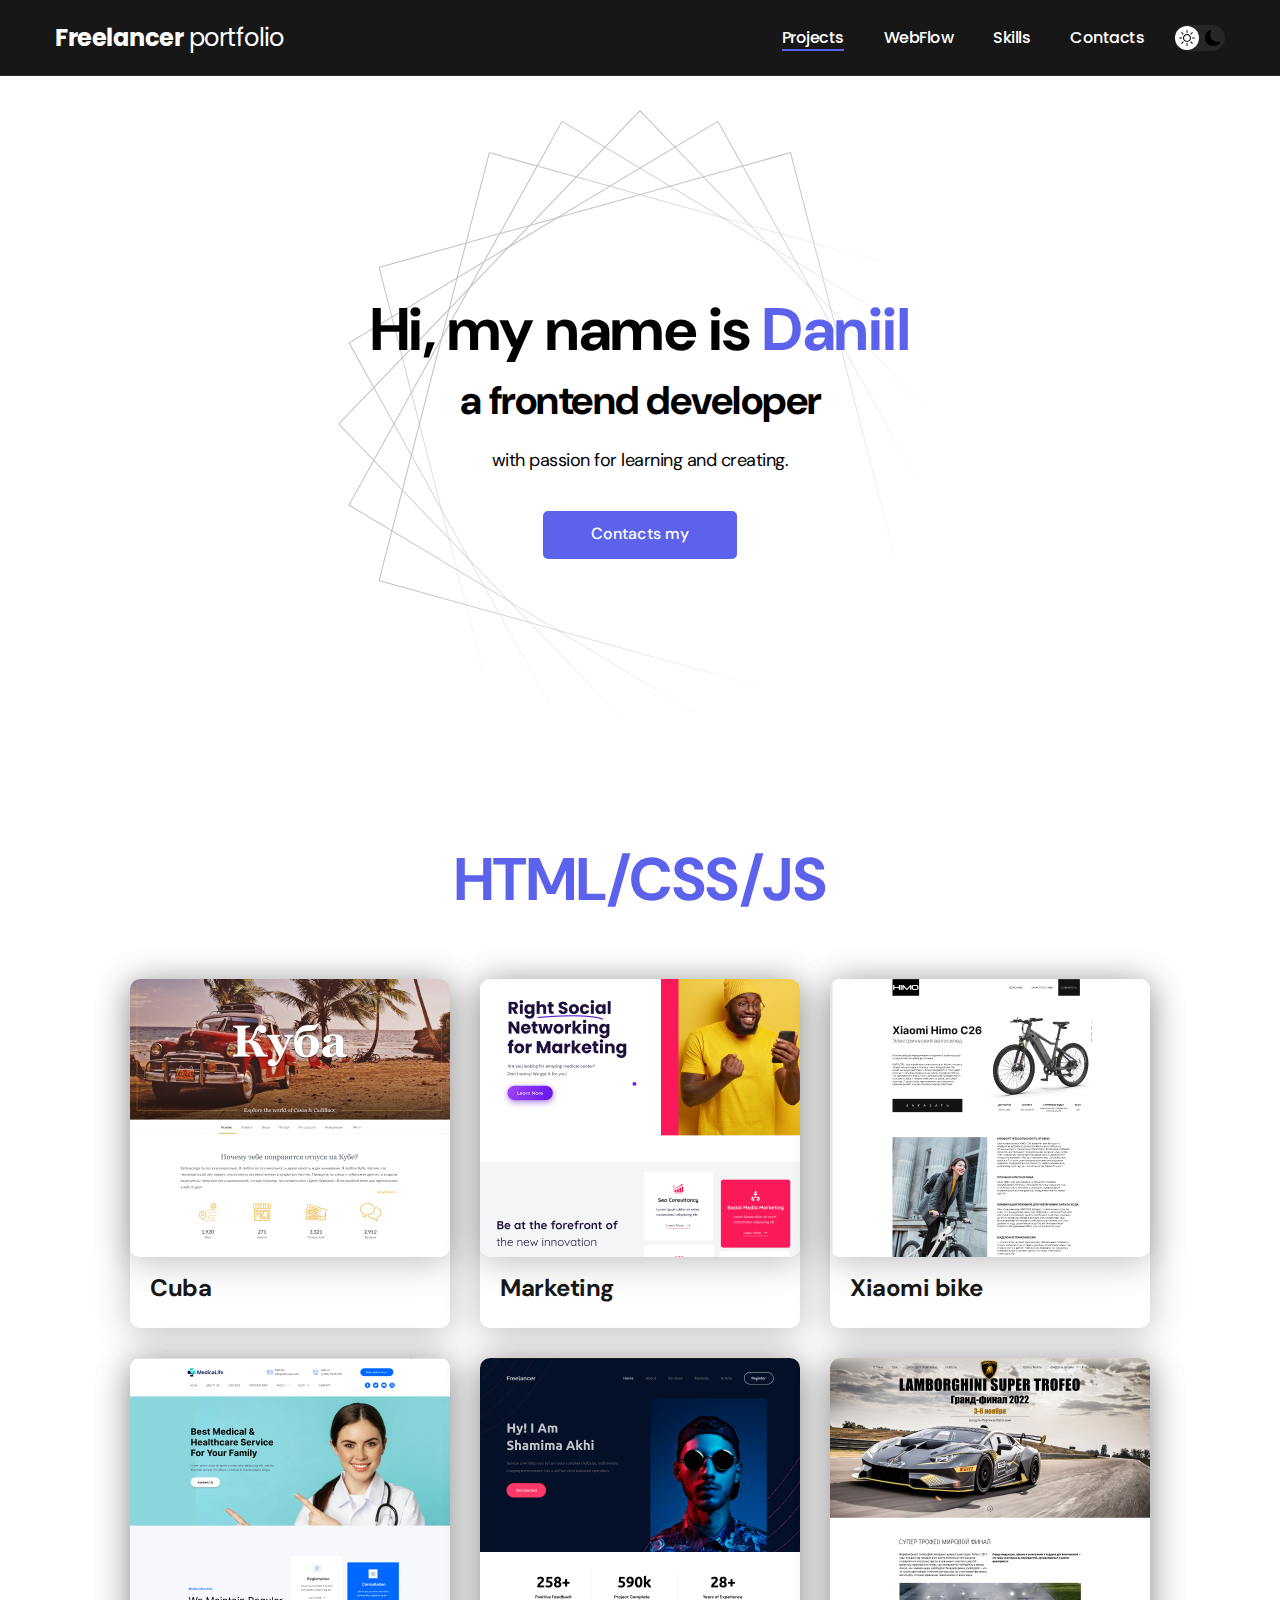
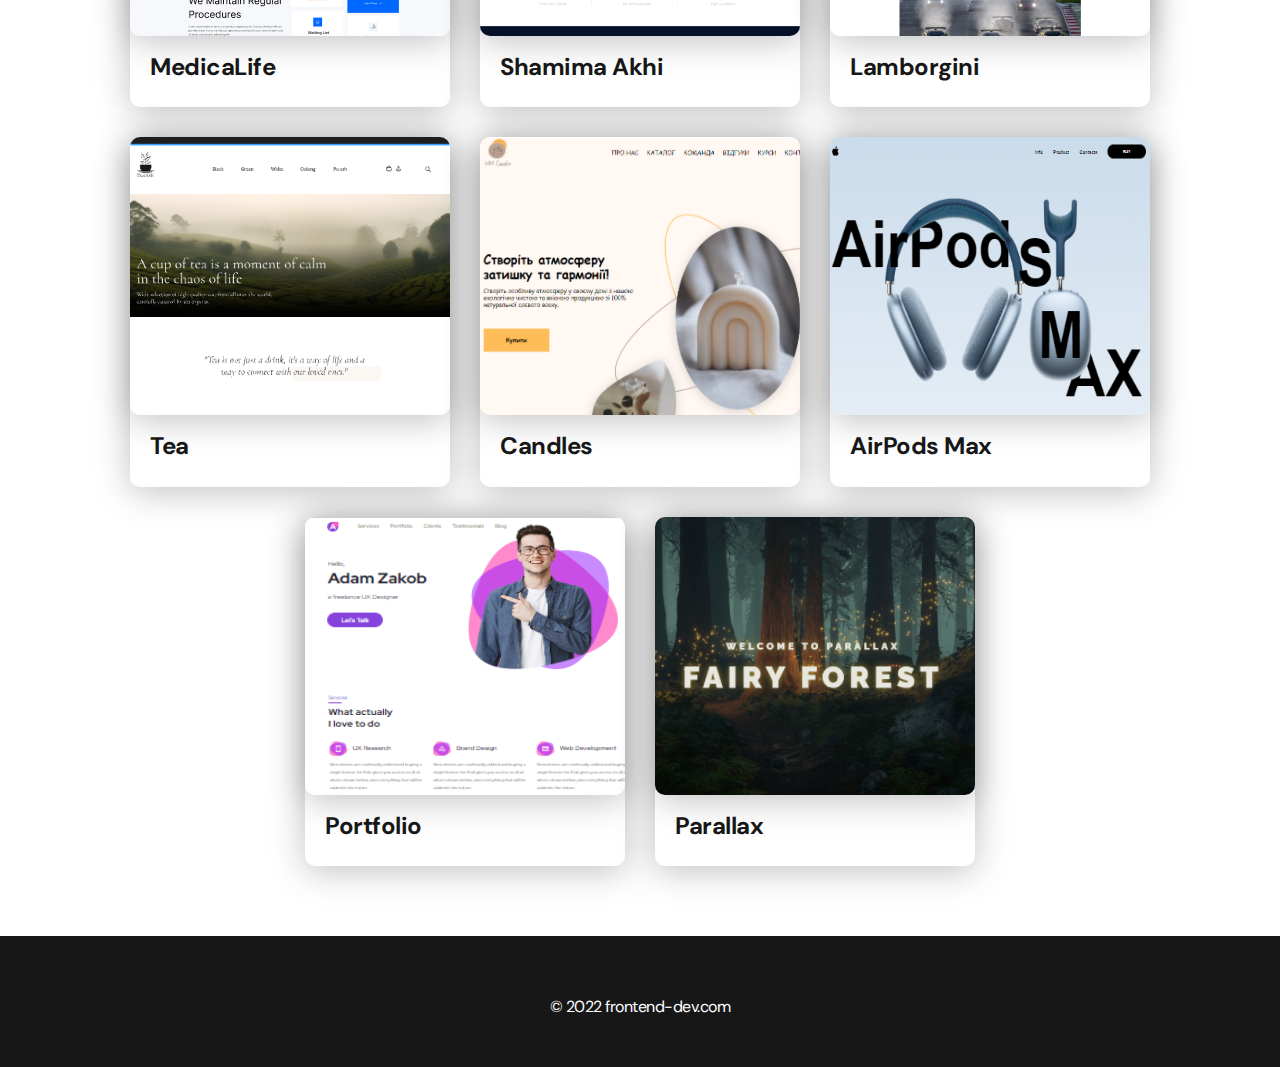
<file: index.html>
<!DOCTYPE html>
<html lang="en">

<head>
   <meta charset="UTF-8">
   <meta http-equiv="X-UA-Compatible" content="IE=edge">
   <meta name="viewport" content="width=device-width, initial-scale=1.0">
   <title>freelancer portfolio</title>
   <link rel="stylesheet" href="./css/main.css">
</head>

<body>
   <nav class="nav">
      <div class="container">
         <div class="nav-row">
            <a href="./index.html" class="logo"><strong>Freelancer</strong> portfolio</a>

            <button class="dark-mode-btn">
               <img src="./img/icons/sun.svg" alt="Light mode" class="dark-mode-btn__icon">
               <img src="./img/icons/moon.svg" alt="Dark mode" class="dark-mode-btn__icon">
            </button>

            <ul class="nav-list">
               <li class="nav-list__item"><a href="./index.html"
                     class="nav-list__link nav-list__link--active">Projects</a></li>
               <li class="nav-list__item"><a href="./webflow.html" class="nav-list__link ">WebFlow</a></li>
               <li class="nav-list__item"><a href="./skills.html" class="nav-list__link">Skills</a></li>
               <li class="nav-list__item"><a href="./contacts.html" class="nav-list__link">Contacts</a></li>
            </ul>
         </div>
      </div>

   </nav>
   <header class="header">
      <div class="header__wrapper">
         <h1 class="header__title">
            <strong> Hi, my name is <em>Daniil</em></strong><br>
            a frontend developer
         </h1>
         <div class="header__text">
            <p>with passion for learning and creating.</p>
         </div>
         <a href="./contacts.html" class="btn">Contacts my</a>
      </div>
   </header>

   <main class="section">
      <div class="container">
         <h2 class="title-1">HTML/CSS/JS</h2>
         <ul class="projets">
            <li class="project">
               <a target="_blank" href="https://hoodr1ch666.github.io/car-price/">
                  <img src="./img/perfect1.png" alt="Project img" class="project__img">
               </a>
               <h3 class="project__title">Cuba</h3>
            </li>
            <li class="project">
               <a target="_blank" href="https://hoodr1ch666.github.io/my_project/">
                  <img src="./img/perfect2.png" alt="Project img" class="project__img">
               </a>
               <h3 class="project__title">Marketing</h3>
            </li>
            <li class="project">
               <a target="_blank" href="https://hoodr1ch666.github.io/bike_1/">
                  <img src="./img/perfect3.png" alt="Project img" class="project__img">
               </a>
               <h3 class="project__title">Xiaomi bike</h3>
            </li>
            <li class="project">
               <a target="_blank" href="https://hoodr1ch666.github.io/tutorial_1/">
                  <img src="./img/perfect4.png" alt="Project img" class="project__img">
               </a>
               <h3 class="project__title">MedicaLife</h3>
            </li>
            <li class="project">
               <a target="_blank" href="https://hoodr1ch666.github.io/worked/">
                  <img src="./img/perfect5.png" alt="Project img" class="project__img">
               </a>
               <h3 class="project__title">Shamima Akhi</h3>
            </li>
            <li class="project">
               <a target="_blank" href="https://hoodr1ch666.github.io/muscul/">
                  <img src="./img/perfect6.png" alt="Project img" class="project__img">
               </a>
               <h3 class="project__title">Lamborgini</h3>
            </li>
            <li class="project">
               <a target="_blank" href="https://hoodr1ch666.github.io/tea/">
                  <img src="./img/tea.png" alt="Project img" class="project__img">
               </a>
               <h3 class="project__title">Tea</h3>
            </li>
            <li class="project">
               <a target="_blank" href="https://hoodr1ch666.github.io/im/">
                  <img src="./img/Candles.png" alt="Project img" class="project__img">
               </a>
               <h3 class="project__title">Candles</h3>
            </li>
            <li class="project">
               <a target="_blank" href="https://hoodr1ch666.github.io/air/">
                  <img src="./img/airpods.png" alt="Project img" class="project__img">
               </a>
               <h3 class="project__title">AirPods Max</h3>
            </li>
            <li class="project">
               <a target="_blank" href="https://hoodr1ch666.github.io/adam_1/">
                  <img src="./img/portfolio.png" alt="Project img" class="project__img">
               </a>
               <h3 class="project__title">Portfolio</h3>
            </li>
            <li class="project">
               <a target="_blank" href="https://hoodr1ch666.github.io/ready-html/">
                  <img src="./img/paralax.png" alt="Project img" class="project__img">
               </a>
               <h3 class="project__title">Parallax</h3>
            </li>
         </ul>
      </div>
   </main>

   <footer class="footer">
      <div class="conainer">
         <div class="footer__wrapper">
            <!-- <ul class="social">
               <li class="social__item"><a target="_blank" href="https://www.facebook.com/profile.php?id=61556183993640"><img src="./img/icons/facebook.svg" alt="Link"></a></li>
               <li class="social__item"><a target="_blank" href="https://www.instagram.com/dantes_developer/"><img src="./img/icons/instagram.svg" alt="Link"></a></li>
               <li class="social__item"><a target="_blank" href="https://twitter.com/Danii_dev"><img src="./img/icons/twitter.svg" alt="Link"></a></li>
               <li class="social__item"><a target="_blank" href="https://github.com/Hoodr1ch666"><img src="./img/icons/gitHub.svg" alt="Link"></a></li>
               <li class="social__item"><a target="_blank" href="#"><img src="./img/icons/linkedIn.svg" alt="Link"></a></li>
            </ul> -->
            <div class="copyright">
               <p>© 2022 frontend-dev.com</p>
            </div>
         </div>
      </div>
   </footer>

   <script src="./js/main.js"></script>
</body>

</html>
</file>
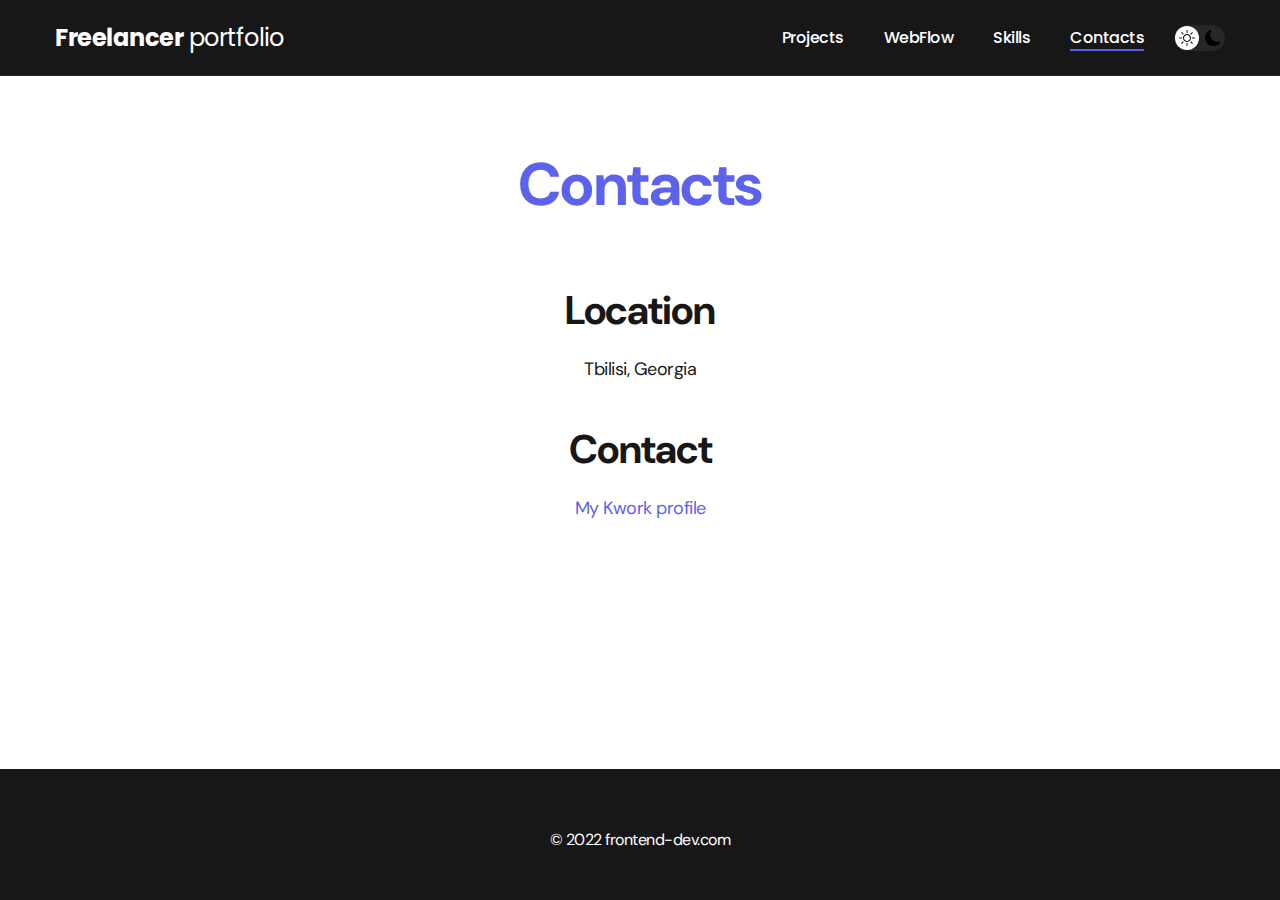
<file: contacts.html>
<!DOCTYPE html>
<html lang="en">

<head>
   <meta charset="UTF-8">
   <meta http-equiv="X-UA-Compatible" content="IE=edge">
   <meta name="viewport" content="width=device-width, initial-scale=1.0">
   <title>freelancer portfolio</title>
   <link rel="stylesheet" href="./css/main.css">
</head>

<body>
   <nav class="nav">
      <div class="container">
         <div class="nav-row">
            <a href="./index.html" class="logo"><strong>Freelancer</strong> portfolio</a>
            <button class="dark-mode-btn">
               <img src="./img/icons/sun.svg" alt="Light mode" class="dark-mode-btn__icon">
               <img src="./img/icons/moon.svg" alt="Dark mode" class="dark-mode-btn__icon">
            </button>
            <ul class="nav-list">
               <li class="nav-list__item"><a href="./index.html" class="nav-list__link">Projects</a></li>
               <li class="nav-list__item"><a href="./webflow.html" class="nav-list__link ">WebFlow</a></li>
               <li class="nav-list__item"><a href="./skills.html" class="nav-list__link">Skills</a></li>
               <li class="nav-list__item"><a href="./contacts.html"
                     class="nav-list__link nav-list__link--active">Contacts</a></li>
            </ul>
         </div>
      </div>

   </nav>


   <main class="section">
      <div class="container">
         <h1 class="title-1">Contacts</h1>
         <ul class="content-list">
            <li class="content-list__item">
               <h2 class="title-2">Location</h2>
               <p>Tbilisi, Georgia</p>
            </li>
            <!-- <li class="content-list__item">
               <h2 class="title-2">Telegram</h2>
               <p><a href="https://t.me/xHoodrichx">@xHoodrichx</a></p>
            </li>
            <li class="content-list__item">
               <h2 class="title-2">Email</h2>
               <p><a href="mailto:vdaniil466@gmail.com">d3111563@gmail.com</a></p>
            </li> -->
            <li class="content-list__item">
               <h2 class="title-2">Contact</h2>
               <p><a href="https://kwork.ru/user/vdaniil466?ref=14809251">My Kwork profile</a></p>
            </li>
         </ul>
      </div>
   </main>

   <footer class="footer">
      <div class="conainer">
         <div class="footer__wrapper">
            <!-- <ul class="social">
               <li class="social__item"><a target="_blank"
                     href="https://www.facebook.com/profile.php?id=61556183993640"><img src="./img/icons/facebook.svg"
                        alt="Link"></a></li>
               <li class="social__item"><a target="_blank" href="https://www.instagram.com/dantes_developer/"><img
                        src="./img/icons/instagram.svg" alt="Link"></a></li>
               <li class="social__item"><a target="_blank" href="https://twitter.com/Danii_dev"><img
                        src="./img/icons/twitter.svg" alt="Link"></a></li>
               <li class="social__item"><a target="_blank" href="https://github.com/Hoodr1ch666"><img
                        src="./img/icons/gitHub.svg" alt="Link"></a></li>
               <li class="social__item"><a target="_blank" href="#"><img src="./img/icons/linkedIn.svg" alt="Link"></a>
               </li>
            </ul> -->
            <div class="copyright">
               <p>© 2022 frontend-dev.com</p>
            </div>
         </div>
      </div>
   </footer>
   <script src="./js/main.js"></script>
</body>

</html>
</file>
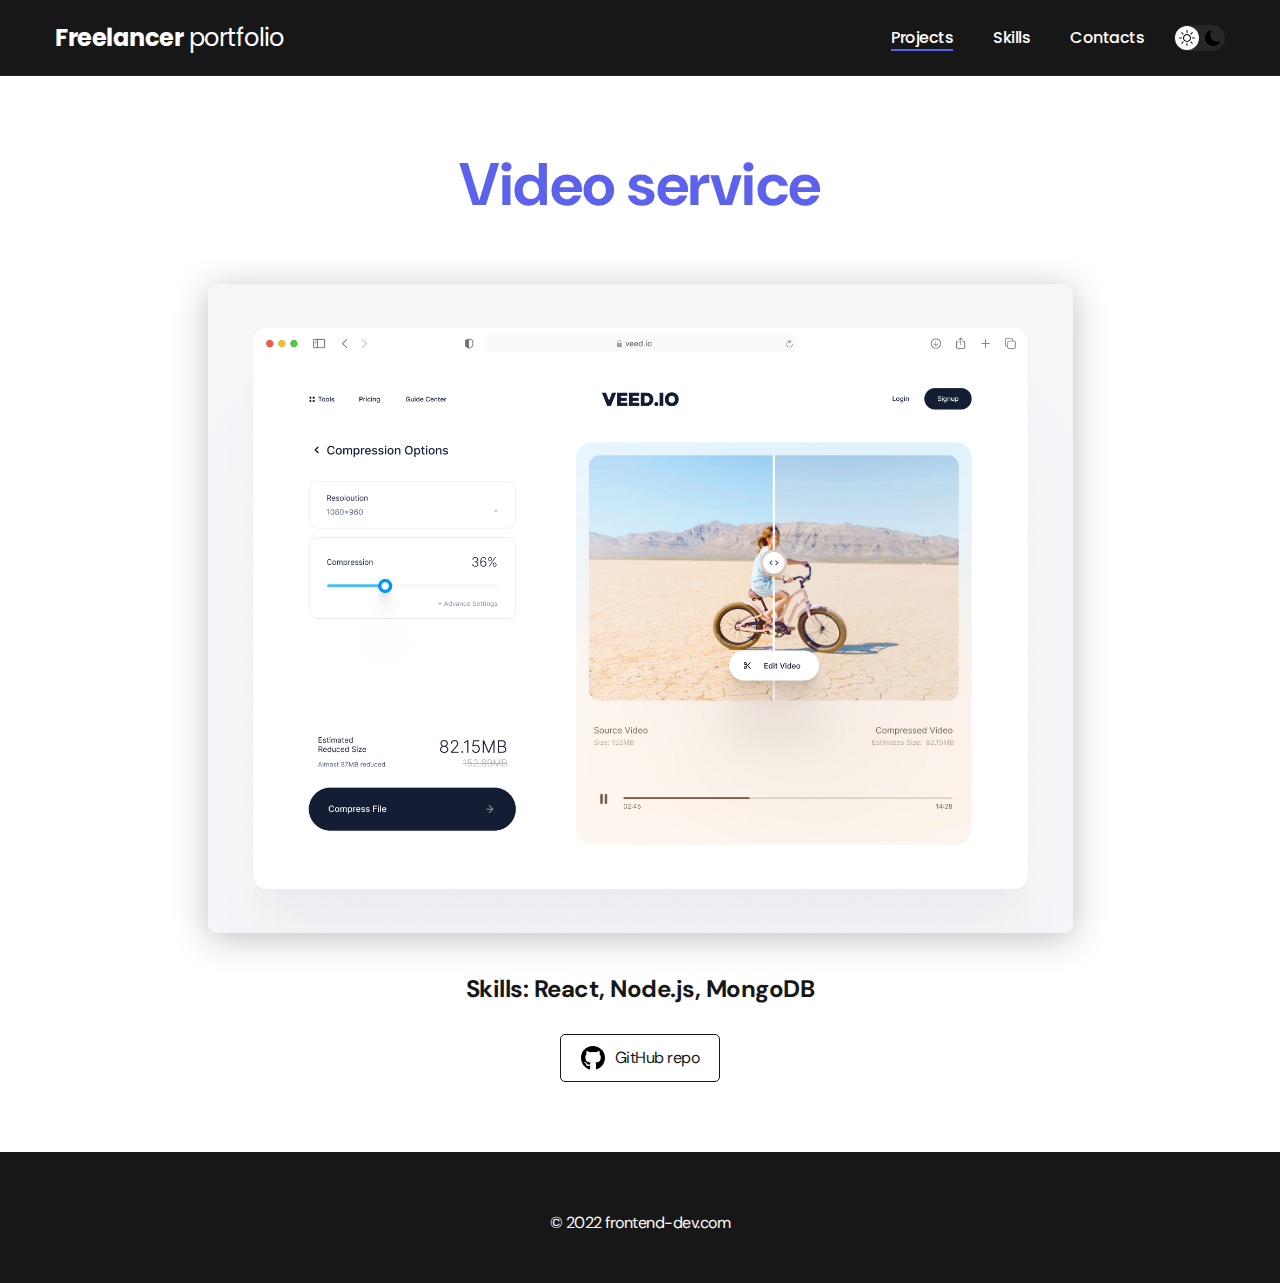
<file: project-page.html>
<!DOCTYPE html>
<html lang="en">
<head>
   <meta charset="UTF-8">
   <meta http-equiv="X-UA-Compatible" content="IE=edge">
   <meta name="viewport" content="width=device-width, initial-scale=1.0">
   <title>freelancer portfolio</title>
   <link rel="stylesheet" href="./css/main.css">
</head>
<body>
<nav class="nav">
   <div class="container">
      <div class="nav-row">
         <a href="./index.html" class="logo"><strong>Freelancer</strong> portfolio</a>
         <button class="dark-mode-btn">
            <img src="./img/icons/sun.svg" alt="Light mode" class="dark-mode-btn__icon">
            <img src="./img/icons/moon.svg" alt="Dark mode" class="dark-mode-btn__icon">
         </button>
         <ul class="nav-list">
            <li class="nav-list__item"><a href="./index.html" class="nav-list__link nav-list__link--active">Projects</a></li>
            <li class="nav-list__item"><a href="./skills.html" class="nav-list__link">Skills</a></li>
            <li class="nav-list__item"><a href="./contacts.html" class="nav-list__link">Contacts</a></li>
         </ul>
      </div> 
   </div>
   
</nav>


<main class="section">
   <div class="container">
      <div class="project-details">
      <h1 class="title-1">Video service</h1>
   <img src="./img/02-big.jpg" alt="" class="project-details__cover">
   <div class="project-details__desc">
      <p>Skills: React, Node.js, MongoDB</p>
   </div>
   <a href="#!" class="btn-outline">
      <img src="./img/icons/gitHub-black.svg" alt="">
      GitHub repo
   </a>
   </div>
</div>
</main>

<footer class="footer">
   <div class="conainer">
      <div class="footer__wrapper">
      <!-- <ul class="social">
         <li class="social__item"><a target="_blank" href="https://www.facebook.com/profile.php?id=61556183993640"><img src="./img/icons/facebook.svg" alt="Link"></a></li>
         <li class="social__item"><a target="_blank" href="https://www.instagram.com/dantes_developer/"><img src="./img/icons/instagram.svg" alt="Link"></a></li>
         <li class="social__item"><a target="_blank" href="https://twitter.com/Danii_dev"><img src="./img/icons/twitter.svg" alt="Link"></a></li>
         <li class="social__item"><a target="_blank" href="https://github.com/Hoodr1ch666"><img src="./img/icons/gitHub.svg" alt="Link"></a></li>
         <li class="social__item"><a target="_blank" href="#"><img src="./img/icons/linkedIn.svg" alt="Link"></a></li>
      </ul> -->
      <div class="copyright">
         <p>© 2022 frontend-dev.com</p>
         </div>
      </div>
   </div>
</footer>
<script src="./js/main.js"></script>
</body>
</html>
</file>
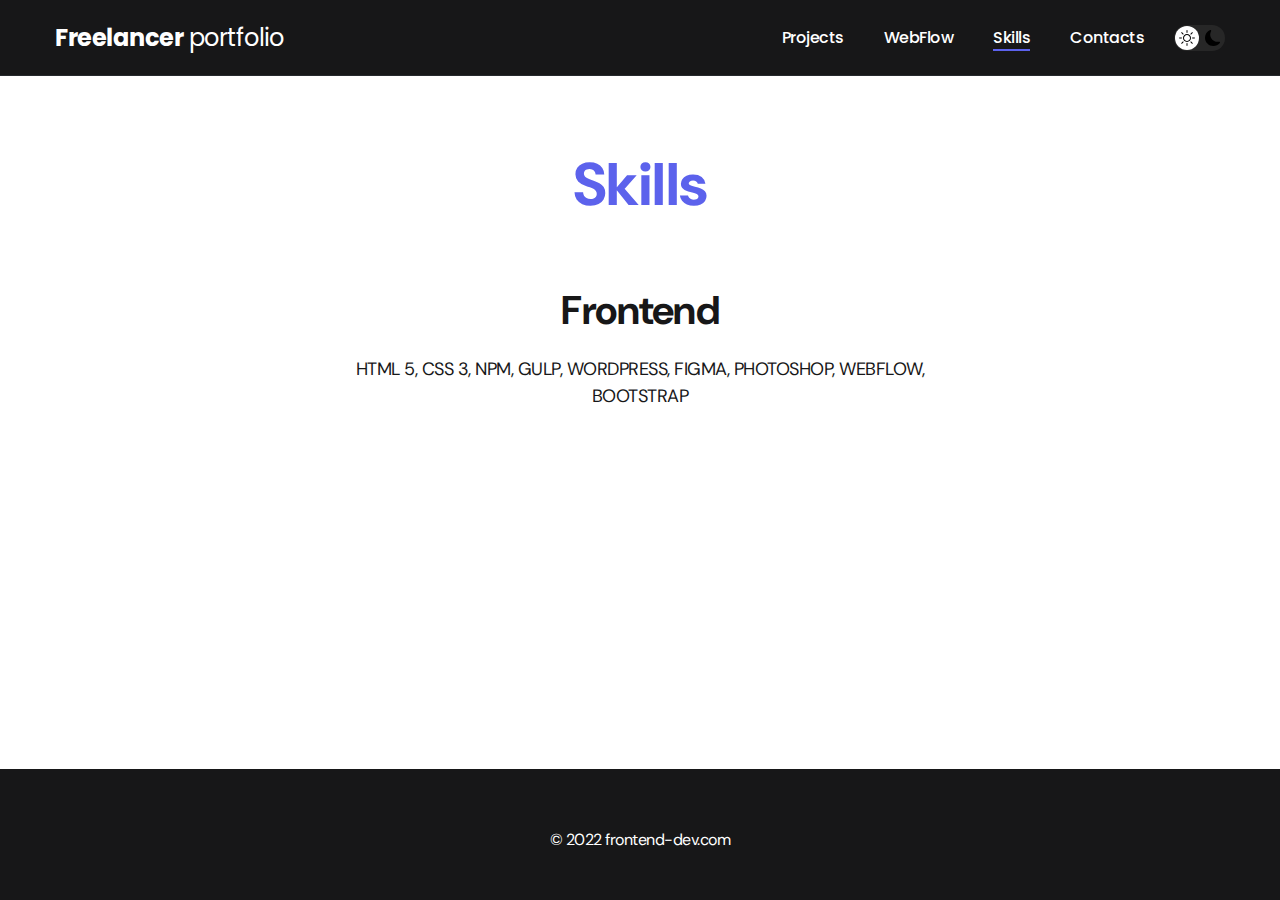
<file: skills.html>
<!DOCTYPE html>
<html lang="en">
<head>
   <meta charset="UTF-8">
   <meta http-equiv="X-UA-Compatible" content="IE=edge">
   <meta name="viewport" content="width=device-width, initial-scale=1.0">
   <title>freelancer portfolio</title>
   <link rel="stylesheet" href="./css/main.css">
</head>
<body>
<nav class="nav">
   <div class="container">
      <div class="nav-row">
         <a href="./index.html" class="logo"><strong>Freelancer</strong> portfolio</a>
         <button class="dark-mode-btn">
            <img src="./img/icons/sun.svg" alt="Light mode" class="dark-mode-btn__icon">
            <img src="./img/icons/moon.svg" alt="Dark mode" class="dark-mode-btn__icon">
         </button>
         <ul class="nav-list">
            <li class="nav-list__item"><a href="./index.html" class="nav-list__link">Projects</a></li>
            <li class="nav-list__item"><a href="./webflow.html" class="nav-list__link ">WebFlow</a></li>
            <li class="nav-list__item"><a href="./skills.html" class="nav-list__link nav-list__link--active">Skills</a></li>
            <li class="nav-list__item"><a href="./contacts.html" class="nav-list__link">Contacts</a></li>
         </ul>
      </div> 
   </div>
   
</nav>


<main class="section">
   <div class="container">
      <h1 class="title-1">Skills</h1>
      <ul class="content-list">
         <li class="content-list__item">
            <h2 class="title-2">Frontend</h2>
      <p> HTML 5, CSS 3, NPM, GULP, WORDPRESS, FIGMA, PHOTOSHOP, WEBFLOW, BOOTSTRAP</p>
   </li>
         <!-- <li class="content-list__item">     
      <h2 class="title-2">Backend</h2>
      <p>NodeJS, MySQL, MongoDB, PHP, Laravel</p>
   </li> -->
   </ul>
</div>
</main>

<footer class="footer">
   <div class="conainer">
      <div class="footer__wrapper">
      <!-- <ul class="social">
         <li class="social__item"><a target="_blank" href="https://www.facebook.com/profile.php?id=61556183993640"><img src="./img/icons/facebook.svg" alt="Link"></a></li>
         <li class="social__item"><a target="_blank" href="https://www.instagram.com/dantes_developer/"><img src="./img/icons/instagram.svg" alt="Link"></a></li>
         <li class="social__item"><a target="_blank" href="https://twitter.com/Danii_dev"><img src="./img/icons/twitter.svg" alt="Link"></a></li>
         <li class="social__item"><a target="_blank" href="https://github.com/Hoodr1ch666"><img src="./img/icons/gitHub.svg" alt="Link"></a></li>
         <li class="social__item"><a target="_blank" href="#"><img src="./img/icons/linkedIn.svg" alt="Link"></a></li>
      </ul> -->
      <div class="copyright">
         <p>© 2022 frontend-dev.com</p>
         </div>
      </div>
   </div>
</footer>
<script src="./js/main.js"></script>
</body>
</html>
</file>
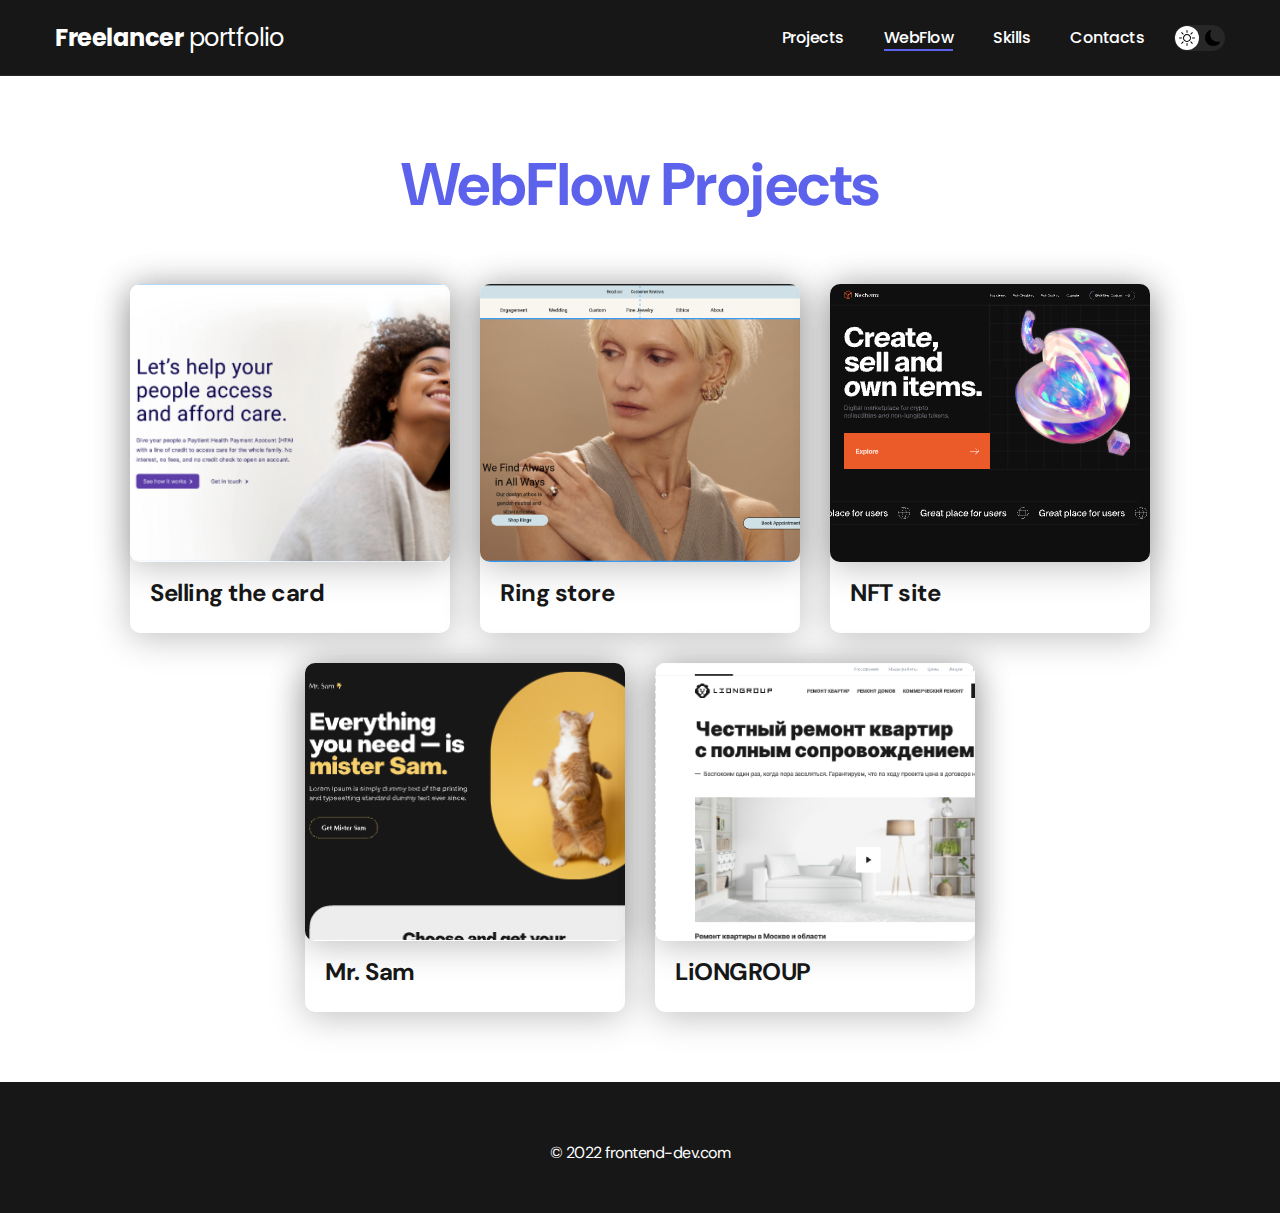
<file: webflow.html>
<!DOCTYPE html>
<html lang="en">

<head>
   <meta charset="UTF-8">
   <meta http-equiv="X-UA-Compatible" content="IE=edge">
   <meta name="viewport" content="width=device-width, initial-scale=1.0">
   <title>freelancer portfolio</title>
   <link rel="stylesheet" href="./css/main.css">
</head>

<body>
   <nav class="nav">
      <div class="container">
         <div class="nav-row">
            <a href="./index.html" class="logo"><strong>Freelancer</strong> portfolio</a>

            <button class="dark-mode-btn">
               <img src="./img/icons/sun.svg" alt="Light mode" class="dark-mode-btn__icon">
               <img src="./img/icons/moon.svg" alt="Dark mode" class="dark-mode-btn__icon">
            </button>

            <ul class="nav-list">
               <li class="nav-list__item"><a href="./index.html"
                     class="nav-list__link">Projects</a></li>
               <li class="nav-list__item"><a href="./webflow.html" class="nav-list__link  nav-list__link--active">WebFlow</a></li>
               <li class="nav-list__item"><a href="./skills.html" class="nav-list__link">Skills</a></li>
               <li class="nav-list__item"><a href="./contacts.html" class="nav-list__link">Contacts</a></li>
            </ul>
         </div>
      </div>

   </nav>


   <main class="section">
      <div class="container">
         <h2 class="title-1">WebFlow Projects</h2>
         <ul class="projets">
            <li class="project">
               <a target="_blank" href="https://portfolio-70866d.webflow.io/">
                  <img src="./img/card.png" alt="Project img" class="project__img">
               </a>
               <h3 class="project__title">Selling the card</h3>
            </li>
            <li class="project">
               <a target="_blank" href="https://four-my-webflow-site.webflow.io/">
                  <img src="./img/ring-store.png" alt="Project img" class="project__img">
               </a>
               <h3 class="project__title">Ring store</h3>
            </li>
            <li class="project">
               <a target="_blank" href="https://daniils-five-star-site-22d218.webflow.io/">
                  <img src="./img/nft.png" alt="Project img" class="project__img">
               </a>
               <h3 class="project__title">NFT site</h3>
            </li>
            <li class="project">
               <a target="_blank" href="https://daniils-trendy-site-45bf5e.webflow.io/">
                  <img src="./img/mr-sam.png" alt="Project img" class="project__img">
               </a>
               <h3 class="project__title">Mr. Sam</h3>
            </li>
            <li class="project">
               <a target="_blank" href="https://daniils-marvelous-site-1b38c2.webflow.io/">
                  <img src="./img/lion.png" alt="Project img" class="project__img">
               </a>
               <h3 class="project__title">LiONGROUP</h3>
            </li>
         </ul>
      </div>
   </main>

   <footer class="footer">
      <div class="conainer">
         <div class="footer__wrapper">
            <!-- <ul class="social">
               <li class="social__item"><a target="_blank" href="https://www.facebook.com/profile.php?id=61556183993640"><img src="./img/icons/facebook.svg" alt="Link"></a></li>
               <li class="social__item"><a target="_blank" href="https://www.instagram.com/dantes_developer/"><img src="./img/icons/instagram.svg" alt="Link"></a></li>
               <li class="social__item"><a target="_blank" href="https://twitter.com/Danii_dev"><img src="./img/icons/twitter.svg" alt="Link"></a></li>
               <li class="social__item"><a target="_blank" href="https://github.com/Hoodr1ch666"><img src="./img/icons/gitHub.svg" alt="Link"></a></li>
               <li class="social__item"><a target="_blank" href="#"><img src="./img/icons/linkedIn.svg" alt="Link"></a></li>
            </ul> -->
            <div class="copyright">
               <p>© 2022 frontend-dev.com</p>
            </div>
         </div>
      </div>
   </footer>

   <script src="./js/main.js"></script>
</body>

</html>
</file>
<file: css/main.css>
@import "./reset.css";
@import url('https://fonts.googleapis.com/css2?family=DM+Sans:wght@400;500;700&family=Poppins:wght@400;500;700&display=swap');

/*
font-family: 'DM Sans', sans-serif;
font-family: 'Poppins', sans-serif;
*/

/* *{
   border: 1px solid red;
} */

:root {
   --black1: #000;
   --black: #171718;
   --black-border: #26292d;
   --white: #fff;
   --purple: #5C62EC;

   --text-color: var(--black);

   --dark-bg: var(--black);
   --dark-dorder: var(--black-border);
   --header-text: var(--white);
   --accent: var(--purple);

   /*Light mode*/
   --page-bg: var(--white);
   --text-color: var(--black);
   --title-1: var(--accent);
   --project-card-bg: var(--white);
   --project-card-text: var(--white);
}

.dark {
   /* dark mode*/
   --page-bg: #252526;
   --text-color: var(--white);
   --title-1: var(--white);
   box-shadow: 0px 5px 35px rgba(0, 0, 0, 0.8);
   --project-card-bg: var(--black);

}

html,
body {
   font-family: 'DM Sans', sans-serif;
   letter-spacing: -0.5px;
   min-height: 100vh;
   display: flex;
   flex-direction: column;
   background-color: var(--page-bg);
   color: var(--text-color);
}

.container {
   margin: 0px auto;
   padding: 0px 15px;
   max-width: 1200px;
}

.none {
   display: none !important;
}

.title-2 {
   margin-bottom: 20px;
   font-weight: 700;
   font-size: 40px;
   line-height: 1.3;
}


/*nav */
.nav {
   padding: 20px 0;
   border-bottom: 1px solid var(--dark-dorder);
   background-color: var(--dark-bg);
   color: var(--header-text);
}

.nav-row {
   display: flex;
   justify-content: flex-end;
   align-items: center;
   column-gap: 30px;
   row-gap: 20px;
   flex-wrap: wrap;
}

.logo {
   margin-right: auto;
   color: var(--header-text);
   font-size: 24px;
   font-family: 'Poppins', sans-serif;
}

.logo strong {
   font-weight: 700;
}

.nav-list {
   display: flex;
   flex-wrap: wrap;
   row-gap: 10px;
   align-items: center;
   column-gap: 40px;
   font-size: 16px;
   font-weight: 500;
   font-family: 'Poppins', sans-serif;
}

.nav-list__link {
   color: var(--header-text);
   transition: opacity 0.2s ease-in;
}

.nav-list__link:hover {
   opacity: 0.8;
}

.nav-list__link--active {
   position: relative;
}

.nav-list__link--active::before {
   content: "";

   position: absolute;
   left: 0;
   top: 100%;

   display: block;
   height: 2px;
   width: 100%;
   background-color: var(--accent);
}

/*dark mode btn*/

.dark-mode-btn {
   order: 9;
   display: flex;
   justify-content: space-between;
   position: relative;
   width: 51px;
   height: 26px;
   padding: 5px;
   border-radius: 50px;
   background-color: #272727;
}

.dark-mode-btn::before {
   content: "";
   position: absolute;
   top: 1px;
   left: 1px;
   display: block;
   width: 24px;
   height: 24px;
   border-radius: 50%;
   background-color: var(--white);
   transition: left 0.2s ease-in;
}

.dark-mode-btn--active::before {
   left: 26px;
}

.dark-mode-btn__icon {
   position: relative;
   z-index: 9;
}

/* header*/
.header {
   padding: 40px 0;
   min-height: 695px;
   display: flex;
   justify-content: center;
   align-items: center;
   background-color: var(--white);
   background-image: url('./../img/icons/Abstract.svg');
   background-repeat: no-repeat;
   background-size: auto;
   background-position: center center;
   color: var(--black1);
   text-align: center;
}

.dark .header {
   color: var(--header-text);
   background-image: url('./../img/icons/Abstract1.svg');
   background-color: var(--dark-bg);
}

.header__wrapper {
   padding: 0 15px;
   max-width: 660px;
}

.header__title {
   margin-bottom: 20px;
   font-size: 40px;
   font-weight: 700;
   line-height: 1.4;
}

.header__title strong {
   font-size: 60px;
   font-weight: 700;
}

.header__title em {
   font-style: normal;
   color: var(--accent);
}

.header__text {
   margin-bottom: 40px;
   font-size: 18px;
   line-height: 1.333;
}

.header__text p+p {
   margin-top: 0.5em;
}

/* btn*/
.btn {
   display: inline-block;
   height: 48px;
   padding: 12px 48px;
   border-radius: 5px;
   background-color: var(--accent);
   color: var(--white);
   letter-spacing: 0.15px;
   font-size: 16px;
   font-weight: 500;
   transition: opacity 0.2s ease-in;
}

.btn:hover {
   opacity: 0.8;
}

.btn:active {
   position: relative;
   top: 1px;
}

/* btn outline*/
.btn-outline {
   display: flex;
   column-gap: 10px;
   align-items: center;
   height: 48px;
   padding: 12px 20px;
   border-radius: 5px;
   border: 1px solid var(--black);
   color: var(--black);
   background-color: var(--white);
   transition: opacity 0.2s ease-in;
}

.btn-outline:hover {
   opacity: 0.8;
}

.btn-outline:active {
   position: relative;
   top: 1px;
}

/*general*/
.section {
   padding: 70px 0;
}

.title-1 {
   margin-bottom: 60px;
   font-size: 60px;
   font-weight: 700;
   line-height: 1.3;
   /* color: var(--title-1); */
   color: var(--accent);
   text-align: center;
}

/* Projects*/
.projets {
   display: flex;
   justify-content: center;
   flex-wrap: wrap;
   column-gap: 30px;
   row-gap: 30px;
}

.project {
   max-width: 370px;
   background-color: var(--project-card-bg);
   box-shadow: 0px 5px 35px rgba(0, 0, 0, 0.25);
   border-radius: 10px;
}

.project__img {
   border-radius: 10px;
   box-shadow: 0px 5px 35px rgba(0, 0, 0, 0.25);
}

.project__title {
   padding: 15px 20px 25px;
   --text-color: var(--text-color);
   font-size: 24px;
   font-weight: 700;
   line-height: 1.3;
}

/* project-details */

.project-details {
   margin: 0 auto;
   max-width: 865px;
   display: flex;
   flex-direction: column;
   align-items: center;
   text-align: center;
}

.project-details__cover {
   max-width: 100%;
   margin-bottom: 40px;
   box-shadow: 0px 5px 35px rgba(0, 0, 0, 0.25);
   border-radius: 10px;
}

.project-details__desc {
   margin-bottom: 30px;
   font-weight: 700;
   font-size: 24px;
   line-height: 1.3;
}


/* content list */
.content-list {
   margin: 0 auto;
   max-width: 570px;
   display: flex;
   flex-direction: column;
   align-items: center;
   row-gap: 40px;
   text-align: center;
}

.content-list a {
   color: var(--accent);
}

.content-list__item {
   font-size: 18px;
   line-height: 1.5;
}

.content-list__item p+p {
   margin-top: 0.5em;
}

/* footer */
.footer {
   margin-top: auto;
   padding: 60px 0 50px;
   background-color: var(--dark-bg);
   color: var(--header-text);
}

.fooret__wrapper {
   display: flex;
   flex-direction: column;
   align-items: center;
   row-gap: 27px;
}

.social {
   display: flex;
   column-gap: 30px;
   align-items: center;
   justify-content: center;
   margin-bottom: 30px;
}

.copyright {
   font-size: 16px;
   text-align: center;
}

.copyright p+p {
   margin-top: 0.5em;
}

@media (max-width: 620px) {
   .header {
      min-height: unset;
   }

   .header__title {
      font-size: 30px;
   }

   .header__title strong {
      font-size: 40px;
   }

   .nav-row {
      justify-content: space-between;
   }

   .dark-mode-btn {
      order: 0;
   }

   .section {
      padding: 40px 0;
   }

   .title-1 {
      margin-bottom: 30px;
      font-size: 40px;
   }

   .title-2 {
      margin-bottom: 10px;
      font-size: 30px;
   }

   .footer {
      padding: 40px 0 30px;
   }

   .footer__wrapper {
      row-gap: 20px;
   }

   .social {
      column-gap: 20px;
   }

   .social__item {
      width: 28px;
   }

   .content-list {
      row-gap: 20px;
   }

   .content-list__item {
      font-size: 16px;
   }

   .project-details__desc {
      margin-bottom: 20px;
      font-size: 22px;
   }
}
</file>
